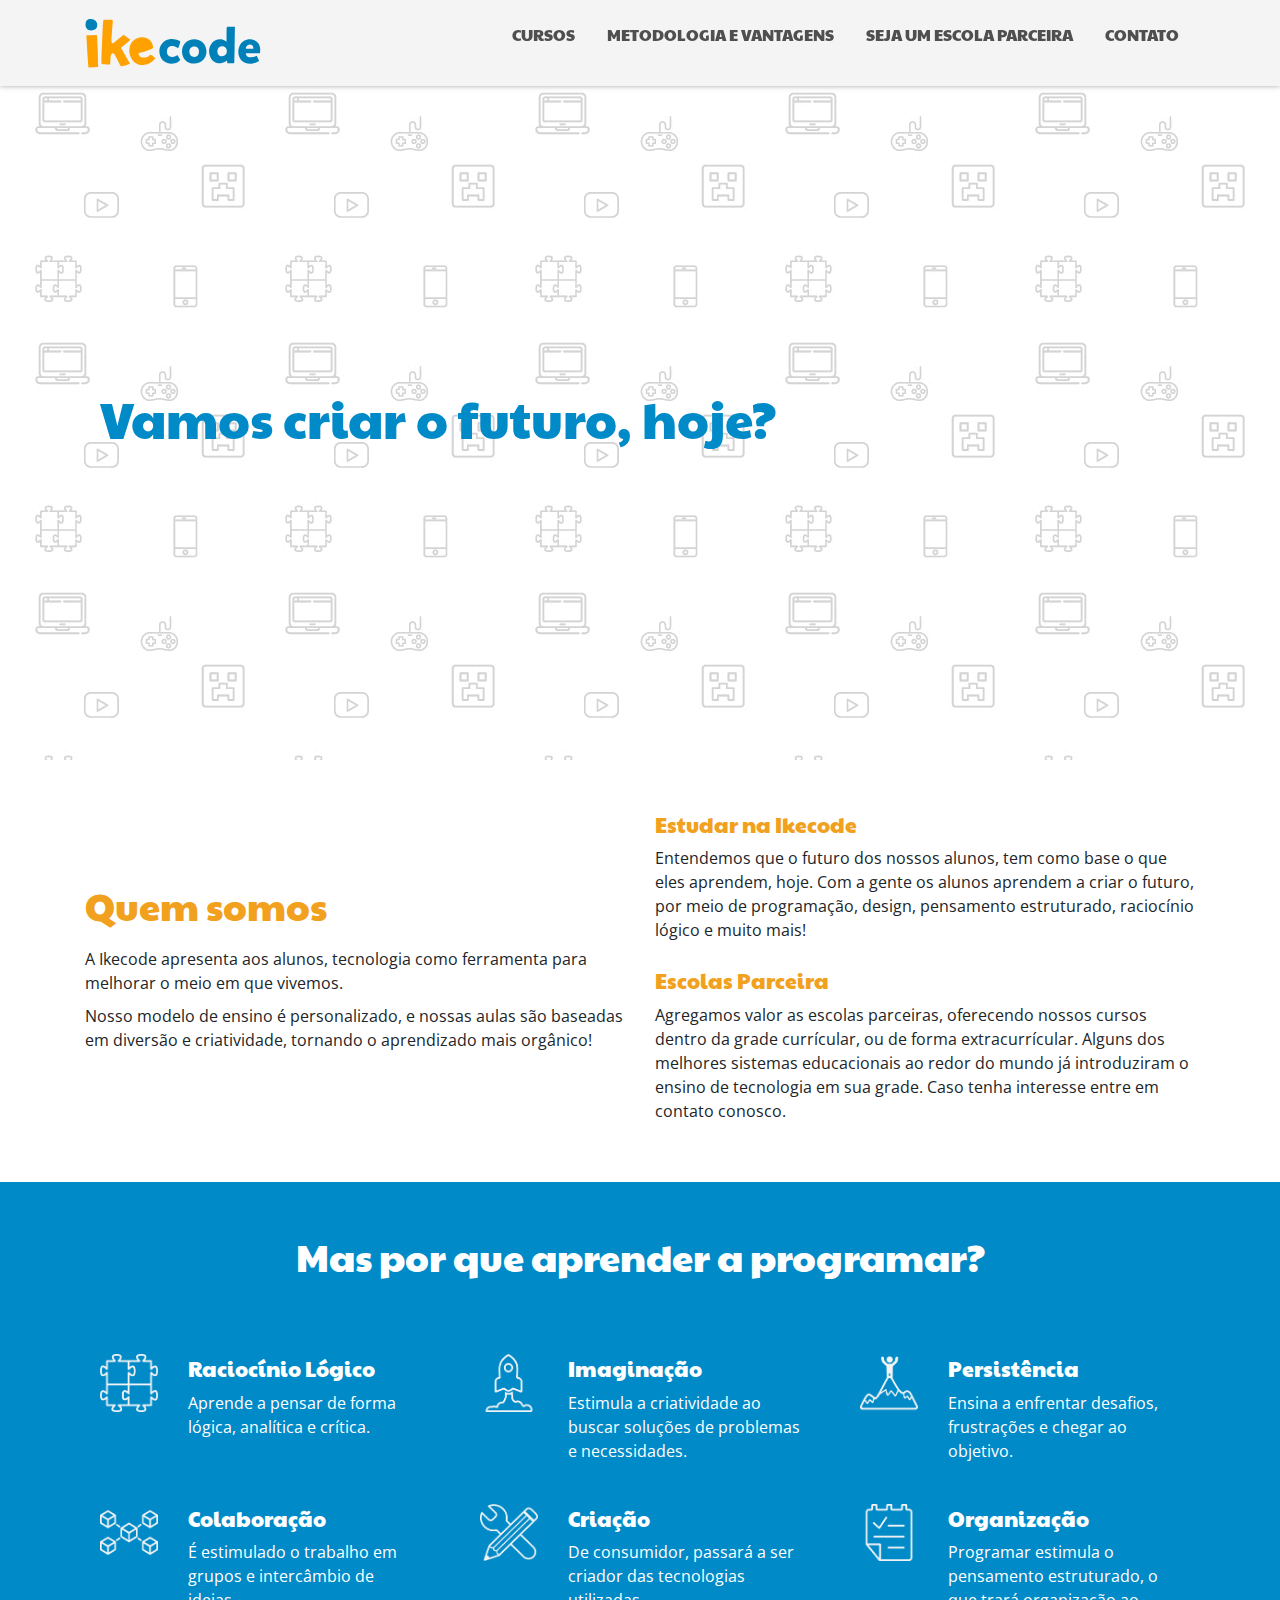
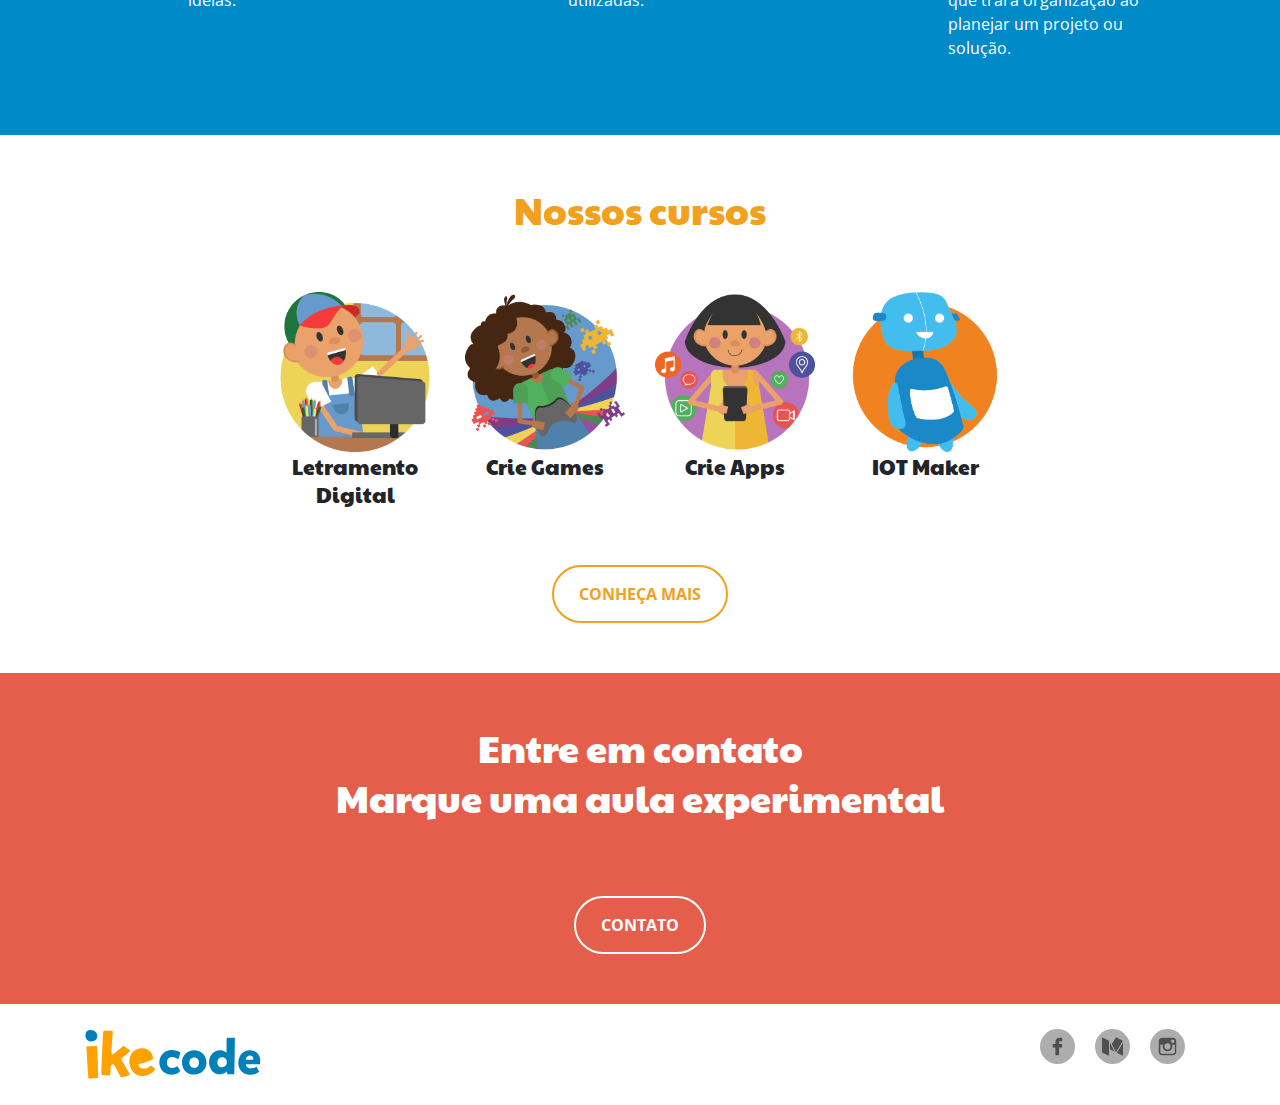
<file: index.html>
<!DOCTYPE html>
<html lang="pt-br">
<head>
   <!-- Meta Tags -->
   <meta charset="utf-8">
   <meta name="viewport" content="width=device-width, initial-scale=1, shrink-to-fit=no">
   <meta name="description" content="Escola de Programação">
   <meta name="author" content="Ikecode">

   <!-- Favicons -->
   <link rel="icon" href="img/favicon-16.png" sizes="16x16">
   <link rel="icon" href="img/favicon-32.png" sizes="32x32">
   <link rel="icon" href="img/favicon-48.png" sizes="48x48">
   <link rel="icon" href="img/favicon-64.png" sizes="64x64">
   <link rel="icon" href="img/favicon-128.png" sizes="128x128">

   <!-- Font Awesome -->
   <link rel="stylesheet" href="css/font-awesome.min.css">

   <!-- Fonts -->
   <link href="https://fonts.googleapis.com/css?family=Paytone+One" rel="stylesheet">
   <link href="https://fonts.googleapis.com/css?family=Open+Sans:300,300i,400,400i,600,600i,700,700i,800,800i" rel="stylesheet">

   <!-- jQuery 3.2.1 -->
   <script type="text/javascript" src="js/jquery-3.2.1.js"></script>

   <!-- Bootstrap Grid CSS & Style CSS -->
   <link rel="stylesheet" href="css/bootstrap.min.css">
   <link rel="stylesheet" href="css/bootstrap-grid.css"> 
   <link href="css/style.css" rel="stylesheet">
</head>

<body>

   <!-- NAVIGATION -->
   <header class="container-fluid background-gray">
      <div class="container">
         <nav class="row">
            <div class="col-sm-12 col-md-3">
               <a href="index.html" class="logo">
                  <img class="logo-ikecode" src="img/logo.svg" alt="Logo da Ikecode">
               </a>
            </div>

            <div class="col-md-9">
               <ul class="push-nav">
                  <li class="nav-item"><a class="nav-link" href="cursos.html">Cursos</a></li>
                  <li class="nav-item"><a class="nav-link" href="vantagens.html">Metodologia e Vantagens</a></li>
                  <li class="nav-item"><a class="nav-link" href="escolas.html">Seja um escola parceira</a></li>
                  <li class="nav-item"><a class="nav-link" href="contato.html">Contato</a></li>
               </ul>
            </div>
         </nav>
      </div>
   </header>
 <!-- <nav class="navbar navbar-expand-lg navbar-light ">
	<div class="col-sm-12 col-md-4">
               <a href="index.html" class="logo">
                  <img class="logo-ikecode" src="img/logo.svg" alt="Logo da Ikecode">
               </a>
    </div>

  <button class="navbar-toggler" type="button" data-toggle="collapse" data-target="#navbarNav" aria-controls="navbarNav" aria-expanded="false" aria-label="Toggle navigation">
    <span class="navbar-toggler-icon"></span>
  </button>
  <div class="col-md-9">
               <ul class="navbar-nav">
      <li class="nav-item">
        <a class="nav-link" href="#">Home </a>
      </li>
      <li class="nav-item">
         <li class="nav-item"><a class="active" href="vantagens.html">Metodologia e Vantagens</a></li>
      </li>
      <li class="nav-item">
        <a class="nav-link" href="#">Pricing</a>
      </li>
      <li class="nav-item">
        <a class="nav-link" href="#">Disabled</a>
      </li>
    </ul>
  </div>
</nav> -->
  <!--  <nav class="navbar navbar-expand-lg navbar-dark bg-dark fixed-top">
      <div class="container">
        <a class="navbar-brand" href="#">
          <img src="img/logo.svg" width="auto" height="30" alt="">
        </a>
        <button class="navbar-toggler" type="button" data-toggle="collapse" data-target="#navbarResponsive" aria-controls="navbarResponsive" aria-expanded="false" aria-label="Toggle navigation">Menu</button>
        <div class="collapse navbar-collapse" id="navbarResponsive">
          <ul class="navbar-nav ml-auto">
            <li class="nav-item active">
              <a class="nav-link" href="#">Home
                <span class="sr-only">(current)</span>
              </a>
            </li>
            <li class="nav-item">
              <a class="nav-link" href="cursos.html">Cursos</a>
            </li>
            <li class="nav-item">
              <a class="nav-link" href="vantagens.html">Vantagens</a>
            </li>
            <li class="nav-item">
              <a class="nav-link" href="#">Blog</a>
            </li>
            <li class="nav-item">
              <a class="nav-link" href="contato.html">Contato</a>
            </li>
          </ul>
        </div>
      </div>
    </nav>
-->

   <!-- PAGE CONTENT -->
   <!-- FIRST HOME SECTION -->
   <section class="container-fluid nav-space first-home-section">
      <div class="container">
            <div class="col-sm-12">
               <h1 class="text-blue align-self-center">Vamos criar o futuro, hoje?</h1>
            </div>
      </div>
   </section>

   <!-- SECOND HOME SECTION -->
   <section class="container-fluid second-home-section">
      <div class="container">
         <div class="row align-vertically">
            <div class="col-sm-12 col-md-4 col-lg-4 col-xl-6 ">
               <h2 class="text-orange h3-margin">Quem somos</h2>
			   <p>A Ikecode apresenta aos alunos, tecnologia como ferramenta para melhorar o meio em que vivemos.</p>
			   <p>Nosso modelo de ensino é personalizado, e nossas aulas são baseadas em diversão e criatividade, tornando o aprendizado mais orgânico!</p>
            </div>
            <div class="col-sm-12 col-md-8 col-lg-8 col-xl-6">
				<h4 class="text-orange margin-top: 20px">Estudar na Ikecode</h4>
						Entendemos que o futuro dos nossos alunos, tem como base o que eles aprendem, hoje.					
						Com a gente os alunos aprendem a criar o futuro, por meio de programação, design, pensamento estruturado, raciocínio lógico e muito mais! 
				<br />  
				<br />        
               <h4 class="text-orange">Escolas Parceira</h4>
               <p>Agregamos valor as escolas parceiras, oferecendo nossos cursos dentro da grade currícular, ou de forma 
					extracurrícular. Alguns dos melhores sistemas educacionais ao redor do mundo já introduziram o ensino de 
					tecnologia em sua grade. Caso tenha interesse entre em contato conosco.</p>              
            </div>
         </div>
      </div>
   </section>

   <!-- THIRD HOME SECTION -->
   <section class="container-fluid background-blue text-white">
      <div class="container">
         <div class="row center-elements">
            <h2 class="h2-margin">Mas por que aprender a programar?</h2>
         </div>
         <div class="row home-icons-image">

            <div class="col-12 col-sm-12 col-md-6 col-lg-6 col-xl-4">
               <div class="row home-icons-center home-icons-text home-icons-margin">
                  <div class="col-12 col-sm-2 col-md-3 col-lg-2 col-xl-3">
                     <img src="img/pictogram-1.png" alt="">
                  </div>
                  <div class="col-9 col-sm">
                     <h4>Raciocínio Lógico</h4>
                     <p>Aprende a pensar de forma lógica, analítica e crítica.</p>
                  </div>
               </div>
            </div>

            <div class="col-12 col-sm-12 col-md-6 col-lg-6 col-xl-4">
               <div class="row home-icons-center home-icons-text home-icons-margin">
                  <div class="col-12 col-sm-2 col-md-3 col-lg-2 col-xl-3">
                     <img src="img/pictogram-2.png" alt="">
                  </div>
                  <div class="col-9 col-sm">
                     <h4>Imaginação</h4>
                     <p>Estimula a criatividade ao buscar soluções de problemas e necessidades.</p>
                  </div>
               </div>
            </div>

            <div class="col-12 col-sm-12 col-md-6 col-lg-6 col-xl-4">
               <div class="row home-icons-center home-icons-text home-icons-margin">
                  <div class="col-12 col-sm-2 col-md-3 col-lg-2 col-xl-3">
                     <img src="img/pictogram-3.png" alt="">
                  </div>
                  <div class="col-9 col-sm">
                     <h4>Persistência</h4>
                     <p>Ensina a enfrentar desafios, frustrações e chegar ao objetivo.</p>
                  </div>
               </div>
            </div>

            <div class="col-12 col-sm-12 col-md-6 col-lg-6 col-xl-4">
               <div class="row home-icons-center home-icons-text home-icons-margin">
                  <div class="col-12 col-sm-2 col-md-3 col-lg-2 col-xl-3">
                     <img src="img/pictogram-4.png" alt="">
                  </div>
                  <div class="col-9 col-sm">
                     <h4>Colaboração</h4>
                     <p>É estimulado o trabalho em grupos e intercâmbio de ideias.</p>
                  </div>
               </div>
            </div>

            <div class="col-12 col-sm-12 col-md-6 col-lg-6 col-xl-4">
               <div class="row home-icons-center home-icons-text home-icons-margin">
                  <div class="col-12 col-sm-2 col-md-3 col-lg-2 col-xl-3">
                     <img src="img/pictogram-5.png" alt="">
                  </div>
                  <div class="col-9 col-sm">
                     <h4>Criação</h4>
                     <p>De consumidor, passará a ser criador das tecnologias utilizadas.</p>
                  </div>
               </div>
            </div>

            <div class="col-12 col-sm-12 col-md-6 col-lg-6 col-xl-4">
               <div class="row home-icons-center home-icons-text home-icons-margin">
                  <div class="col-12 col-sm-2 col-md-3 col-lg-2 col-xl-3">
                     <img src="img/pictogram-6.png" alt="">
                  </div>
                  <div class="col-9 col-sm">
                     <h4>Organização</h4>
                     <p>Programar estimula o pensamento estruturado, o que trará organização ao planejar um projeto ou solução.</p>
                  </div>
               </div>
            </div>

         </div>

      </div>
   </div>
</section>

<!-- FOURTH HOME SECTION -->
<section class="container-fluid">
   <div class="container">
      <div class="row center-elements">
         <h2 class="text-orange h2-margin">Nossos cursos</h2>
      </div>
      <div class="row center-elements home-courses-image">
         <div class="col-sm-6 col-md-4 col-lg-2 courses-margin">
            <img src="img/ikekids.png" alt="">
            <h4>Letramento Digital</h4>
         </div>
         <div class="col-sm-6 col-md-4 col-lg-2 courses-margin">
            <img src="img/games.png" alt="">
            <h4>Crie Games</h4>
         </div>        
         <div class="col-sm-6 col-md-4 col-lg-2 courses-margin">
            <img src="img/app.png" alt="">
            <h4>Crie Apps</h4>
         </div>
		 <div class="col-sm-6 col-md-4 col-lg-2 courses-margin">
            <img src="img/iotmaker.png" alt="">
            <h4>IOT Maker</h4>
         </div>
      </div>
      <div class="row center-elements">
         <a class="button button-color-course button-margin" href="cursos.html">Conheça mais</a>
      </div>
   </div>
</section>

<!-- FIFTH HOME SECTION -->
<section class="container-fluid background-red text-white">
   <div class="container">
      <div class="row center-elements">
         <h2 class="h2-margin">Entre em contato </br> Marque uma aula experimental</h2>
      </div>
      <div class="row center-elements">
         <a class="button button-color-blog button-margin" href="contato.html" target="_blank">Contato</a>
      </div>
   </div>
</section>


<!-- FOOTER -->
<footer class="container-fluid">
   <div class="container">
      <div class="row logo-and-media">
         <div class="col-12 col-sm-4">
            <a href="index.html" class="logo">
               <img class="logo-ikecode" src="img/logo.svg" alt="Logo da Ikecode">
            </a>
         </div>
         <div class="col-12 col-sm">
            <ul class="push-footer">
               <li><a href="https://www.facebook.com/Ikecode.ensino.de.tecnologia/" target="_blank"><img src="img/facebook-icon.svg" alt="Facebook"></a></li>
               <li><a href="https://medium.com/ikecode" target="_blank"><img src="img/medium-icon.svg" alt="Blog"></a></li>
               <li><a href="https://www.instagram.com/ikecode/" target="_blank"><img src="img/instagram-icon.svg" alt="Instagram"></a></li>
            </ul>
         </div>
      </div>
   </div>
</footer>


<!-- JavaScript -->
<!-- jQuery > Popper.js > Bootstrap JS -->
<script src="js/bootstrap.js"></script>
<script src="js/popper.min.js"></script>
<script src="js/bootstrap.min.js"></script>
</body>
</html>
</file>
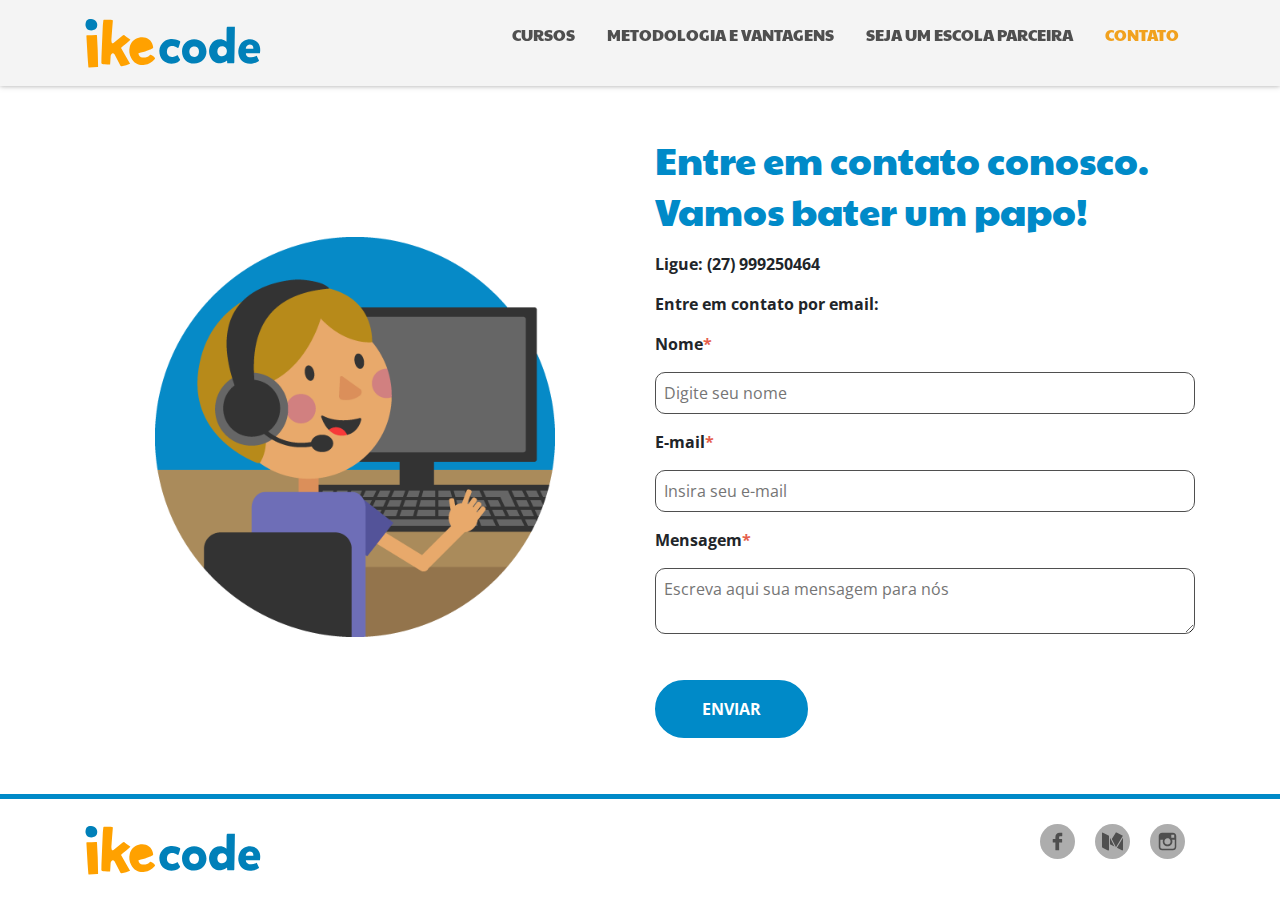
<file: contato.html>
<!DOCTYPE html>
<html lang="pt-br">
<head>
   <!-- Meta Tags -->
   <meta charset="utf-8">
   <meta name="viewport" content="width=device-width, initial-scale=1, shrink-to-fit=no">
   <meta name="description" content="Escola de Programação">
   <meta name="author" content="Ikecode">

   <!-- Favicons -->
   <link rel="icon" href="img/favicon-16.png" sizes="16x16">
   <link rel="icon" href="img/favicon-32.png" sizes="32x32">
   <link rel="icon" href="img/favicon-48.png" sizes="48x48">
   <link rel="icon" href="img/favicon-64.png" sizes="64x64">
   <link rel="icon" href="img/favicon-128.png" sizes="128x128">

   <!-- Font Awesome -->
   <link rel="stylesheet" href="css/font-awesome.min.css">

   <!-- Fonts -->
   <link href="https://fonts.googleapis.com/css?family=Paytone+One" rel="stylesheet">
   <link href="https://fonts.googleapis.com/css?family=Open+Sans:300,300i,400,400i,600,600i,700,700i,800,800i" rel="stylesheet">

   <!-- Bootstrap Grid CSS & Style CSS -->
  <link rel="stylesheet" href="css/bootstrap.min.css">
   <link rel="stylesheet" href="css/bootstrap-grid.css">
   <link href="css/style.css" rel="stylesheet">
</head>

<body id="sticky-body">

   <!-- NAVIGATION -->
   <header class="container-fluid background-gray">
      <div class="container">
         <nav class="row">
            <div class="col-sm-12 col-md-3">
               <a href="index.html" class="logo">
                  <img class="logo-ikecode" src="img/logo.svg" alt="Logo da Ikecode">
               </a>
            </div>
            <div class="col-sm-9">
               <ul class="push-nav">
                  <li class="nav-item"><a class="nav-link" href="cursos.html">Cursos</a></li>
                  <li class="nav-item"><a class="nav-link" href="vantagens.html">Metodologia e Vantagens</a></li>
                  <li class="nav-item"><a class="nav-link" href="escolas.html">Seja um escola parceira</a></li>
                  <li class="nav-item"><a class="nav-link active" href="contato.html">Contato</a></li>
               </ul>
            </div>
         </nav>
      </div>
   </header>

   <!-- PAGE CONTENT -->
   <!-- FORM SECTION -->
   <section class="container-fluid nav-space sticky-footer">
      <div class="container">
         <div class="row contact-image align-vertically">
            <div class="col-sm-12 col-md-12 col-lg-4 col-xl-6 center-elements">
               <img src="img/contato.png" alt="Personagem de atendimento">
            </div>
            <div class="col-sm-12 col-md-12 col-lg-8 col-xl-6">
               <h2 class="text-blue contact-text-center">Entre em contato conosco.<br>Vamos bater um papo!</h2>
               
               <form method="POST" action="https://formspree.io/flaviocamellosi@gmail.com">
                  <div class="form-group bold">
					 <label>Ligue: (27) 999250464 </label>
					 
					 <label>Entre em contato por email:</label>
                     <label>Nome<span class="text-red">*</span></label>
                     <input required type="text" name="name" placeholder="Digite seu nome">
                     <label>E-mail<span class="text-red">*</span></label>
                     <input required type="email" name="email" placeholder="Insira seu e-mail">
                     <label>Mensagem<span class="text-red">*</span></label>
                     <textarea required type="text" name="message" placeholder="Escreva aqui sua mensagem para nós"></textarea>
                  </div>
                  <input type="submit" class="button-contact" value="Enviar">
               </form>
            </div>
         </div>
      </div>
   </section>


   <!-- FOOTER -->
   <footer class="container-fluid footer-top">
      <div class="container">
         <div class="row logo-and-media">
            <div class="col-12 col-sm-4">
               <a href="index.html" class="logo">
                  <img class="logo-ikecode" src="img/logo.svg" alt="Logo da Ikecode">
               </a>
            </div>
            <div class="col-12 col-sm">
               <ul class="push-footer">
                  <li><a href="https://www.facebook.com/Ikecode.ensino.de.tecnologia/" target="_blank"><img src="img/facebook-icon.svg" alt="Facebook"></a></li>
                  <li><a href="https://medium.com/ikecode" target="_blank"><img src="img/medium-icon.svg" alt="Blog"></a></li>
                  <li><a href="https://www.instagram.com/ikecode/" target="_blank"><img src="img/instagram-icon.svg" alt="Instagram"></a></li>
               </ul>
            </div>
         </div>
      </div>
   </footer>


   <!-- JavaScript -->
   <!-- jQuery > Popper.js > Bootstrap JS -->
   <script src="https://code.jquery.com/jquery-3.2.1.slim.min.js" integrity="sha384-KJ3o2DKtIkvYIK3UENzmM7KCkRr/rE9/Qpg6aAZGJwFDMVNA/GpGFF93hXpG5KkN" crossorigin="anonymous"></script>
   <script src="https://cdnjs.cloudflare.com/ajax/libs/popper.js/1.11.0/umd/popper.min.js" integrity="sha384-b/U6ypiBEHpOf/4+1nzFpr53nxSS+GLCkfwBdFNTxtclqqenISfwAzpKaMNFNmj4" crossorigin="anonymous"></script>
   <script src="js/bootstrap.js"></script>
</body>
</html>
</file>
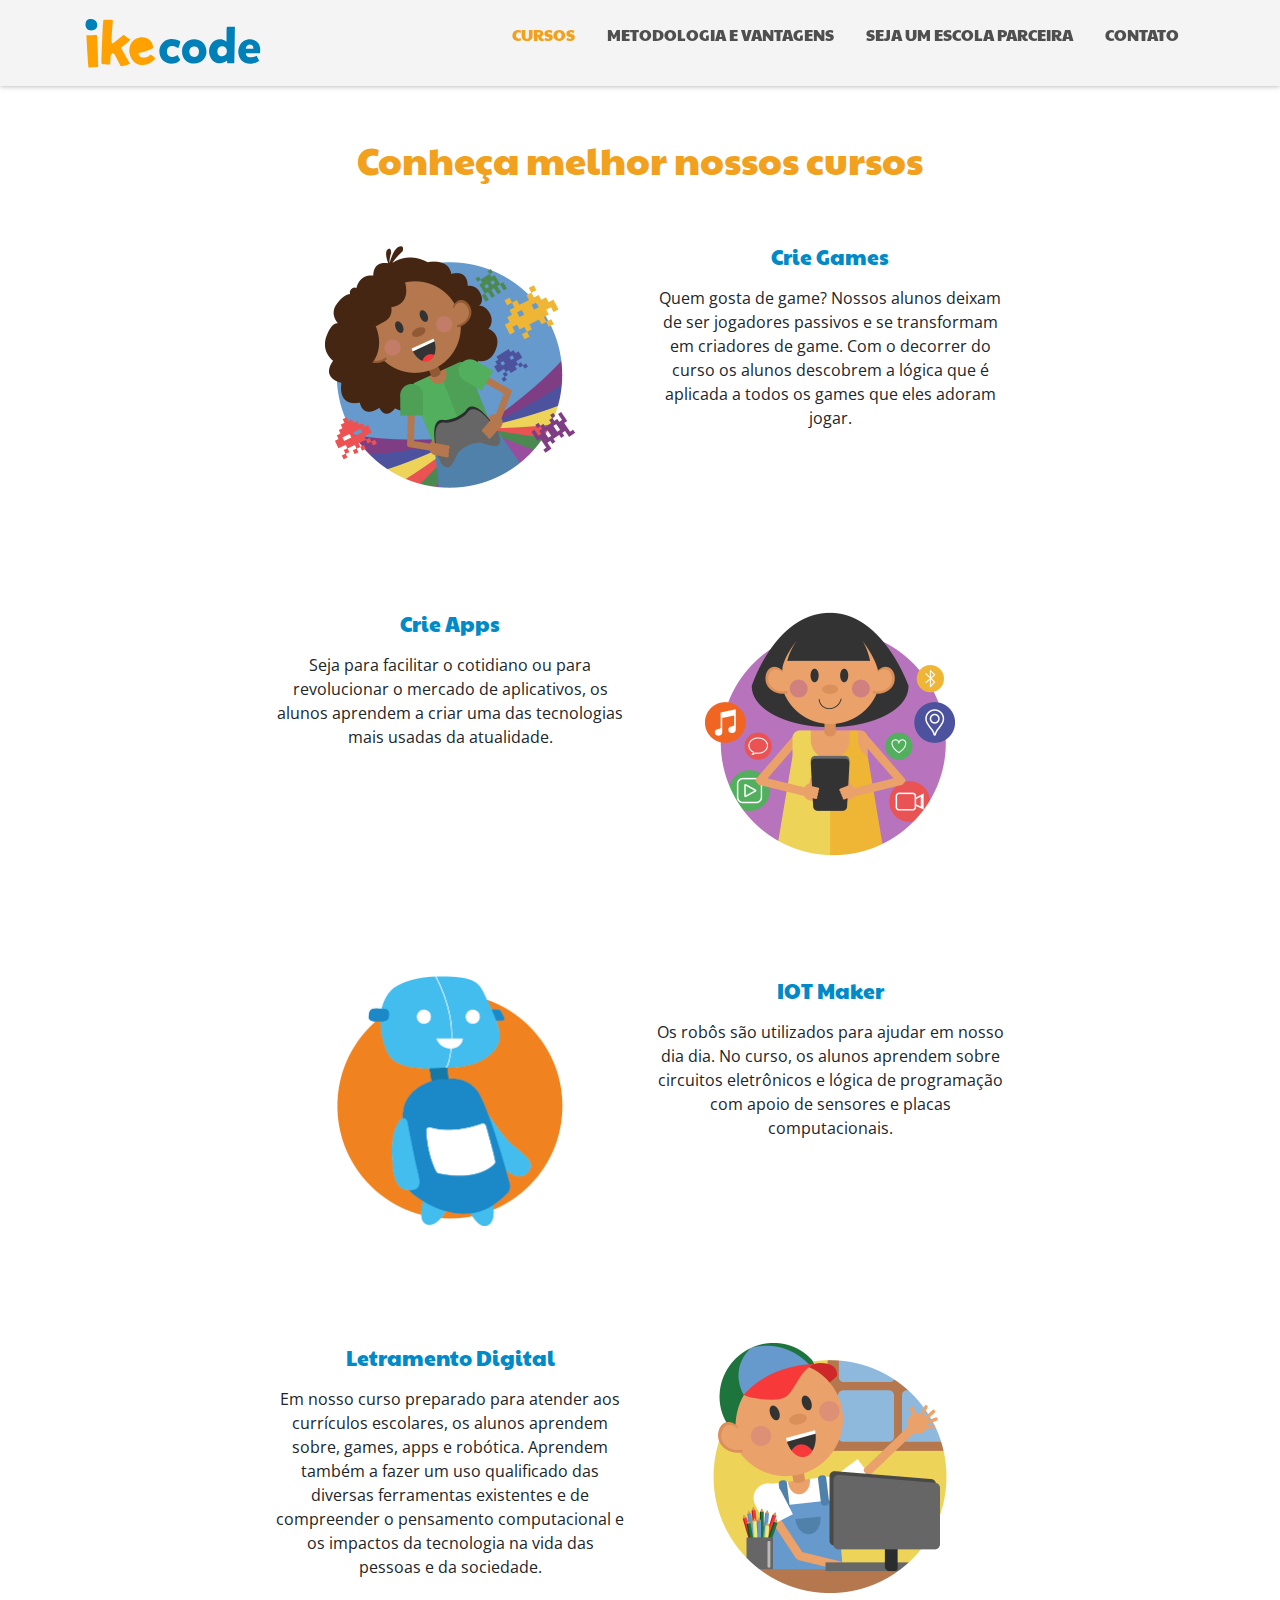
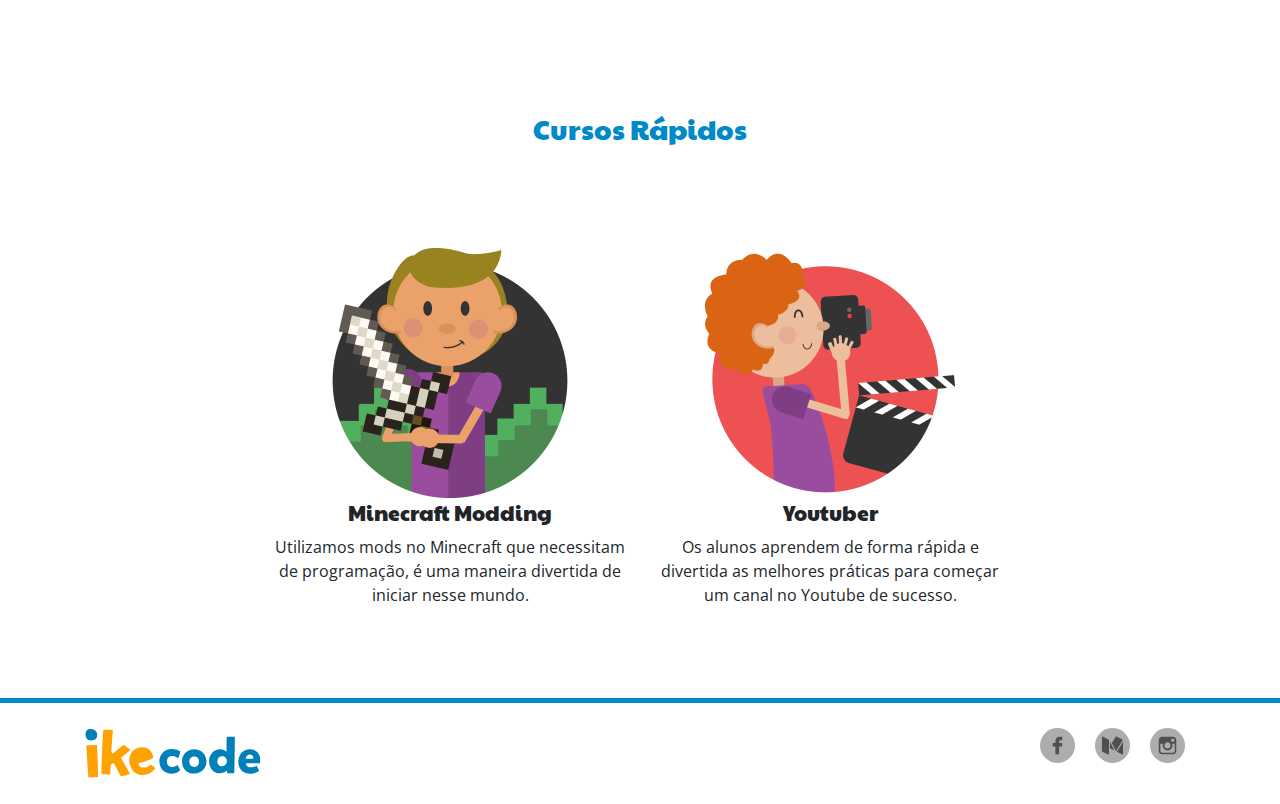
<file: cursos.html>
<!DOCTYPE html>
<html lang="pt-br">
<head>
   <!-- Meta Tags -->
   <meta charset="utf-8">
   <meta name="viewport" content="width=device-width, initial-scale=1, shrink-to-fit=no">
   <meta name="description" content="Escola de Programação">
   <meta name="author" content="Ikecode">

   <!-- Favicons -->
   <link rel="icon" href="img/favicon-16.png" sizes="16x16">
   <link rel="icon" href="img/favicon-32.png" sizes="32x32">
   <link rel="icon" href="img/favicon-48.png" sizes="48x48">
   <link rel="icon" href="img/favicon-64.png" sizes="64x64">
   <link rel="icon" href="img/favicon-128.png" sizes="128x128">

   <!-- Font Awesome -->
   <link rel="stylesheet" href="css/font-awesome.min.css">

   <!-- Fonts -->
   <link href="https://fonts.googleapis.com/css?family=Paytone+One" rel="stylesheet">
   <link href="https://fonts.googleapis.com/css?family=Open+Sans:300,300i,400,400i,600,600i,700,700i,800,800i" rel="stylesheet">

   <!-- Bootstrap Grid CSS & Style CSS -->
  <link rel="stylesheet" href="css/bootstrap.min.css">
   <link rel="stylesheet" href="css/bootstrap-grid.css">
   <link href="css/style.css" rel="stylesheet">
</head>

<body>

   <!-- NAVIGATION -->
   <header class="container-fluid background-gray">
      <div class="container">
         <nav class="row">
            <div class="col-sm-12 col-md-3">
               <a href="index.html" class="logo">
                  <img class="logo-ikecode" src="img/logo.svg" alt="Logo da Ikecode">
               </a>
            </div>
            <div class="col-sm-9">
               <ul class="push-nav">
                  <li class="nav-item"><a class="nav-link active" href="cursos.html">Cursos</a></li>
                  <li class="nav-item"><a class="nav-link" href="vantagens.html">Metodologia e Vantagens</a></li>
                  <li class="nav-item"><a class="nav-link" href="escolas.html">Seja um escola parceira</a></li>
                  <li class="nav-item"><a class="nav-link" href="contato.html">Contato</a></li>
               </ul>
            </div>
         </nav>
      </div>
   </header>

   <!-- PAGE CONTENT -->
   <!-- FIRST COURSES SECTION -->
   <section class="container-fluid nav-space">
      <div class="container courses-image-width">
         <div class="row center-elements">
            <h2 class="text-orange h2-margin">Conheça melhor nossos cursos</h2>
         </div>         
         <div class="row center-elements">
            <div class="col-10 col-sm-6 col-md-4 col-lg-4 courses-margin">
               <img src="img/games.png" alt="">
            </div>
            <div class="col-10 col-sm-6 col-md-4 col-lg-4 align-center">              
               <h4 class="text-blue h3-margin">Crie Games</h4>
               
               <p>Quem gosta de game? Nossos alunos deixam de ser jogadores passivos e se transformam em criadores de game. Com o decorrer do curso
				os alunos descobrem a lógica que é aplicada a todos os games que eles adoram jogar.</p>
            </div>
         </div>
		 <div class="row center-elements nav-space">
            <div class="col-10 col-sm-6 col-md-4 col-lg-4 align-center">              
               <h4 class="text-blue h3-margin">Crie Apps</h4>
               
               <p>Seja para facilitar o cotidiano ou para revolucionar o mercado de aplicativos, os alunos aprendem a criar uma das tecnologias mais usadas da atualidade. 
				</p>
            </div>
			<div class="col-10 col-sm-6 col-md-4 col-lg-4 courses-margin">
               <img src="img/app.png" alt="">
            </div>
         </div>
		 <div class="row center-elements nav-space">
            <div class="col-10 col-sm-6 col-md-4 col-lg-4 courses-margin">
               <img src="img/iotmaker.png" alt="">
            </div>
            <div class="col-10 col-sm-6 col-md-4 col-lg-4 align-center">              
               <h4 class="text-blue h3-margin">IOT Maker</h4>
               <p>Os robôs são utilizados para ajudar em nosso dia dia. No curso, os alunos aprendem sobre circuitos eletrônicos e lógica de programação com 
					apoio de sensores e placas computacionais.</p>
            </div>
         </div>
		 <div class="row center-elements nav-space">
            <div class="col-10 col-sm-6 col-md-4 col-lg-4 align-center">              
               <h4 class="text-blue h3-margin">Letramento Digital</h4>
               <p>Em nosso curso preparado para atender aos currículos escolares, os alunos aprendem sobre, games, apps e robótica. 
				Aprendem também a fazer um uso qualificado das diversas ferramentas existentes e de compreender o pensamento computacional e os impactos da tecnologia 
				na vida das pessoas e da sociedade.   
					</p>
            </div>
			<div class="col-10 col-sm-6 col-md-4 col-lg-4 courses-margin">
               <img src="img/ikekids.png" alt="">
            </div>
         </div>
         <div class="row center-elements nav-space">
            <h3 class="text-blue h3-margin">Cursos Rápidos</h3>
         </div>
         <div class="row center-elements nav-space">
            <div class="col-10 col-sm-6 col-md-4 col-lg-4 courses-margin">
               <img src="img/minecraft.png" alt="">
               <h4>Minecraft Modding</h4>              
               <p>Utilizamos mods no Minecraft que necessitam de programação, é uma maneira divertida de iniciar nesse mundo.</p>
            </div>
            
            <div class="col-10 col-sm-6 col-md-4 col-lg-4 courses-margin">
               <img src="img/youtuber.png" alt="">
               <h4>Youtuber</h4>
               
               <p>Os alunos aprendem de forma rápida e divertida as melhores práticas para começar um canal no Youtube de sucesso.</p>
            </div>
         </div>
      </div>
   </section>


   <!-- FOOTER -->
   <footer class="container-fluid footer-top">
      <div class="container">
         <div class="row logo-and-media">
            <div class="col-12 col-sm-4">
               <a href="index.html" class="logo">
                  <img class="logo-ikecode" src="img/logo.svg" alt="Logo da Ikecode">
               </a>
            </div>
            <div class="col-12 col-sm">
               <ul class="push-footer">
                  <li><a href="https://www.facebook.com/Ikecode.ensino.de.tecnologia/" target="_blank"><img src="img/facebook-icon.svg" alt="Facebook"></a></li>
                  <li><a href="https://medium.com/ikecode" target="_blank"><img src="img/medium-icon.svg" alt="Blog"></a></li>
                  <li><a href="https://www.instagram.com/ikecode/" target="_blank"><img src="img/instagram-icon.svg" alt="Instagram"></a></li>
               </ul>
            </div>
         </div>
      </div>
   </footer>


   <!-- JavaScript -->
   <!-- jQuery > Popper.js > Bootstrap JS -->
   <script src="https://code.jquery.com/jquery-3.2.1.slim.min.js" integrity="sha384-KJ3o2DKtIkvYIK3UENzmM7KCkRr/rE9/Qpg6aAZGJwFDMVNA/GpGFF93hXpG5KkN" crossorigin="anonymous"></script>
   <script src="https://cdnjs.cloudflare.com/ajax/libs/popper.js/1.11.0/umd/popper.min.js" integrity="sha384-b/U6ypiBEHpOf/4+1nzFpr53nxSS+GLCkfwBdFNTxtclqqenISfwAzpKaMNFNmj4" crossorigin="anonymous"></script>
   <script src="js/bootstrap.js"></script>
</body>
</html>
</file>
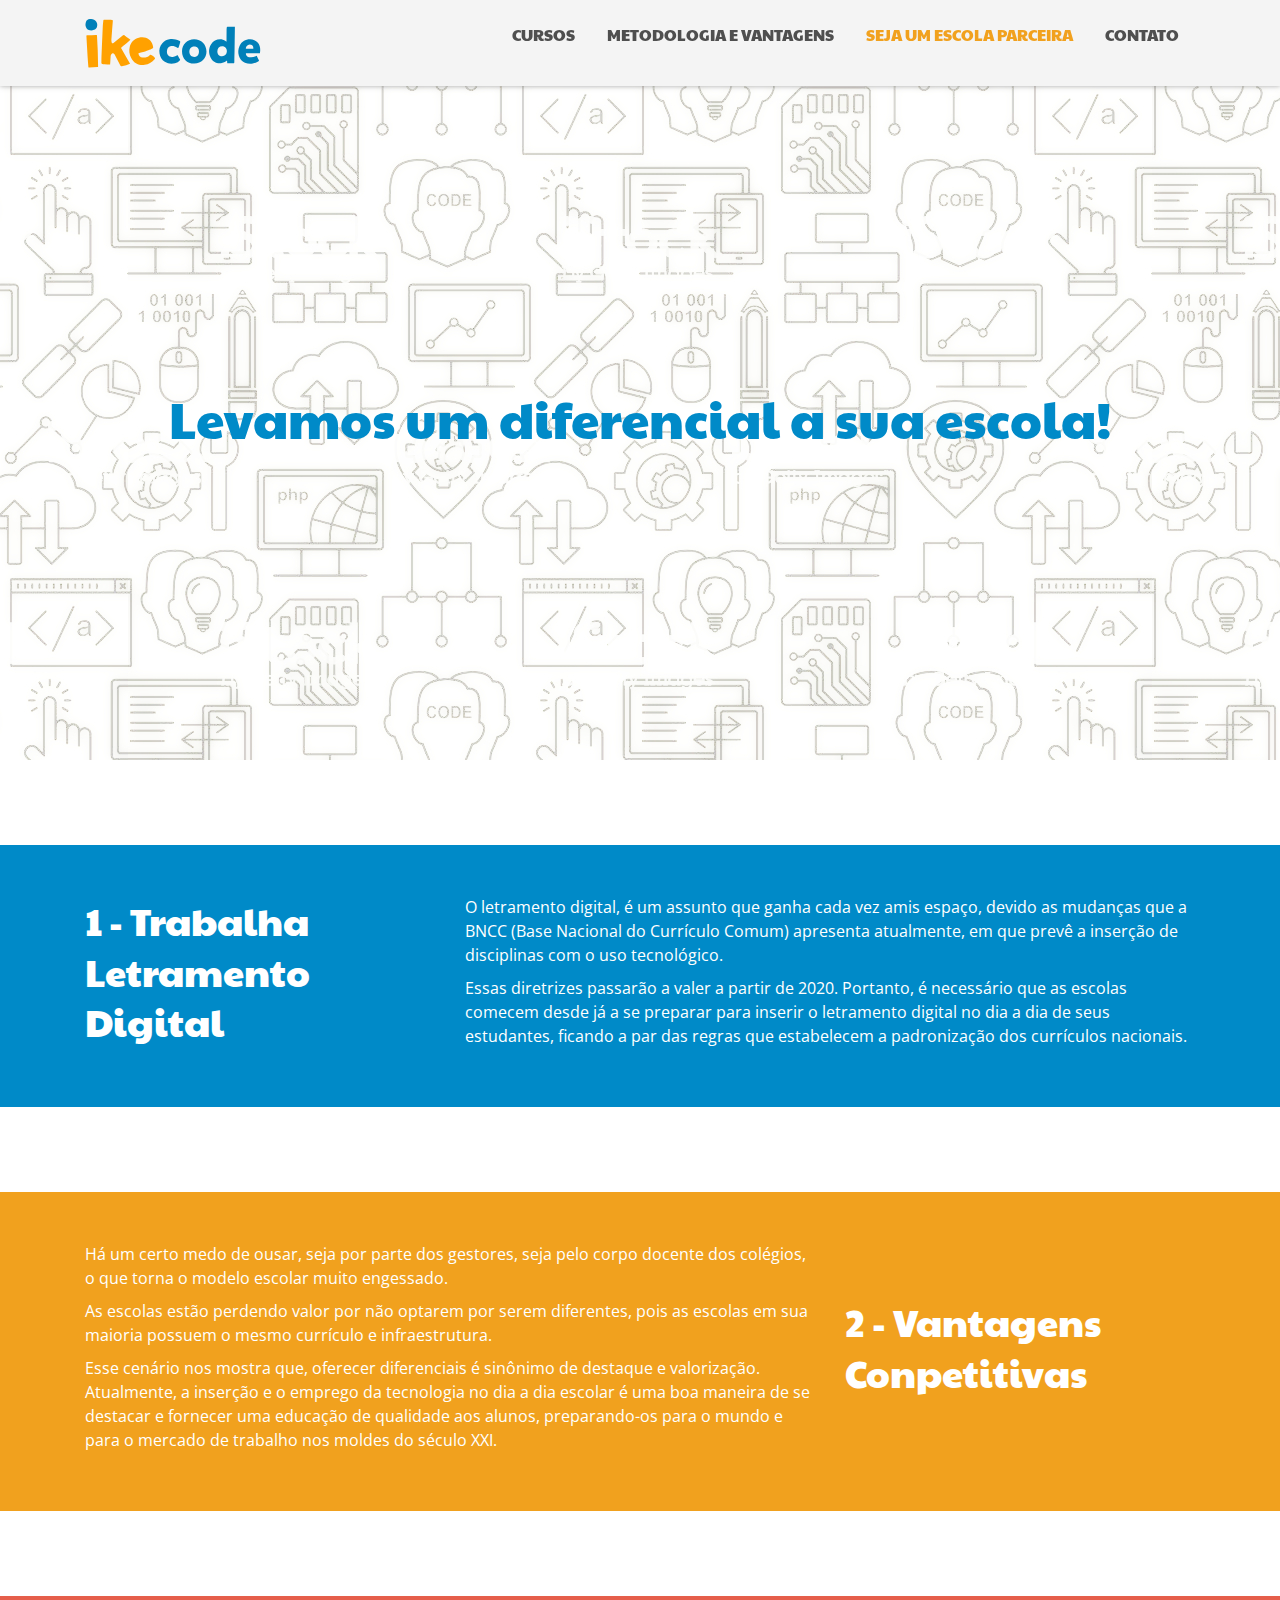
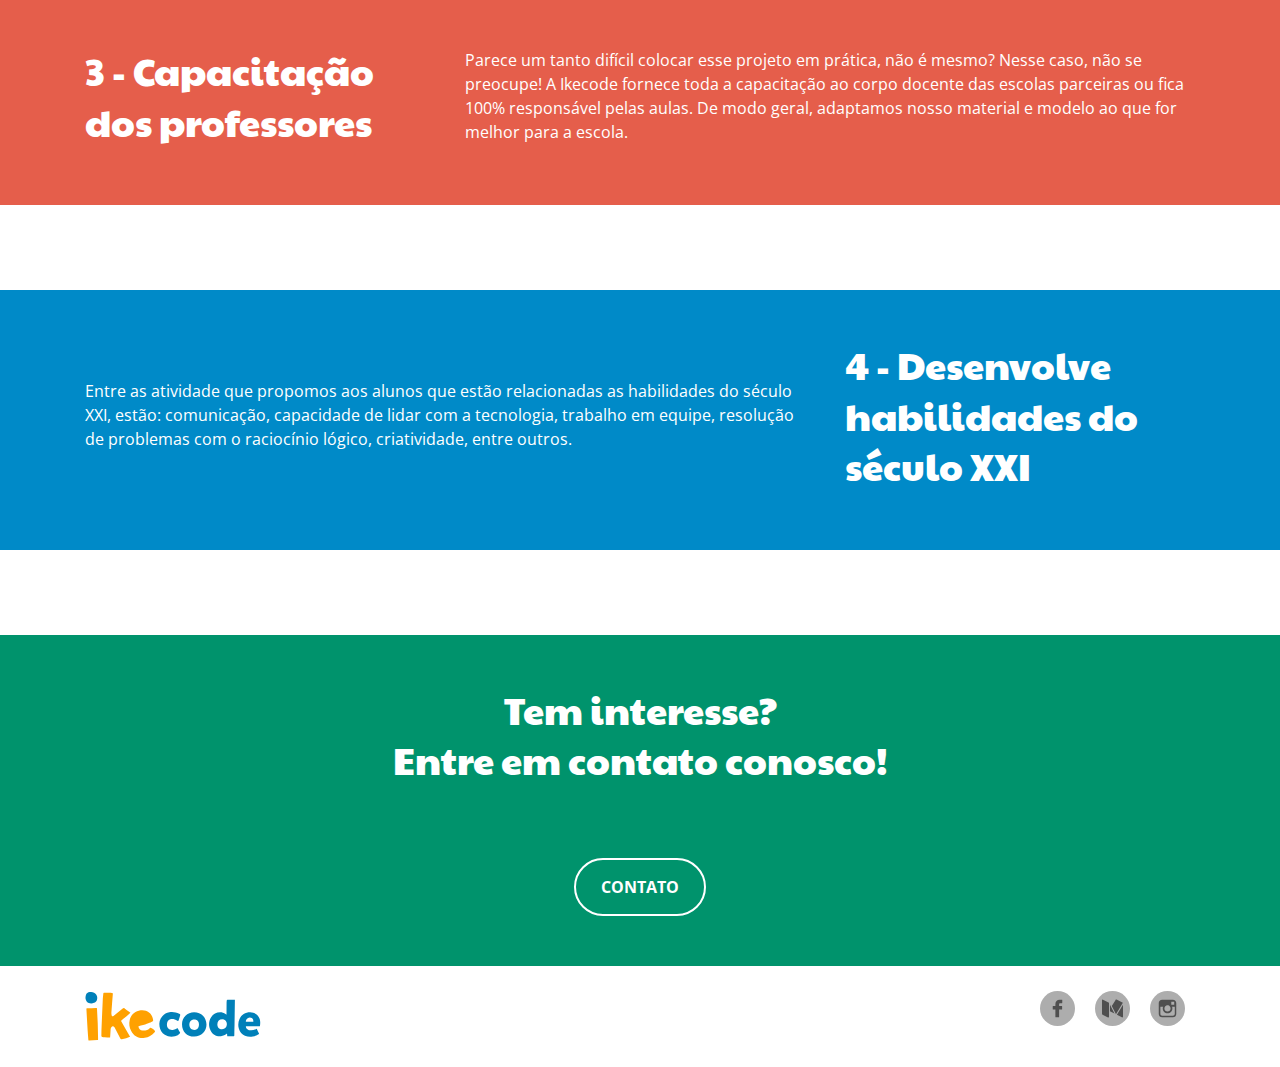
<file: escolas.html>
<!DOCTYPE html>
<html lang="pt-br">
<head>
   <!-- Meta Tags -->
   <meta charset="utf-8">
   <meta name="viewport" content="width=device-width, initial-scale=1, shrink-to-fit=no">
   <meta name="description" content="Escola de Programação">
   <meta name="author" content="Ikecode">

   <!-- Favicons -->
   <link rel="icon" href="img/favicon-16.png" sizes="16x16">
   <link rel="icon" href="img/favicon-32.png" sizes="32x32">
   <link rel="icon" href="img/favicon-48.png" sizes="48x48">
   <link rel="icon" href="img/favicon-64.png" sizes="64x64">
   <link rel="icon" href="img/favicon-128.png" sizes="128x128">

   <!-- Font Awesome -->
   <link rel="stylesheet" href="css/font-awesome.min.css">

   <!-- Fonts -->
   <link href="https://fonts.googleapis.com/css?family=Paytone+One" rel="stylesheet">
   <link href="https://fonts.googleapis.com/css?family=Open+Sans:300,300i,400,400i,600,600i,700,700i,800,800i" rel="stylesheet">

   <!-- Bootstrap Grid CSS & Style CSS -->
  <link rel="stylesheet" href="css/bootstrap.min.css">
   <link rel="stylesheet" href="css/bootstrap-grid.css">
   <link href="css/style.css" rel="stylesheet">
</head>

<body>

   <!-- NAVIGATION -->
   <header class="container-fluid background-gray">
      <div class="container">
         <nav class="row">
            <div class="col-sm-12 col-md-3">
               <a href="index.html" class="logo">
                  <img class="logo-ikecode" src="img/logo.svg" alt="Logo da Ikecode">
               </a>
            </div>
            <div class="col-sm-9">
               <ul class="push-nav">
                  <li class="nav-item"><a class="nav-link" href="cursos.html">Cursos</a></li>
                  <li class="nav-item"><a class="nav-link" href="vantagens.html">Metodologia e Vantagens</a></li>
                  <li class="nav-item"><a class="nav-link active" href="escolas.html">Seja um escola parceira</a></li>
                  <li class="nav-item"><a class="nav-link" href="contato.html">Contato</a></li>
               </ul>
            </div>
         </nav>
      </div>
   </header>

   <!-- PAGE CONTENT -->
   <!-- FIRST ADVANTAGE SECTION -->
<section class="container-fluid nav-space first-escolas-section">
      <div class="container">
         <div class="row align-vertically row center-elements" >
            <div class="col-sm-12 col-md-12 col-lg-12">
               <h1 class="text-blue h1-margin-less advantage-text-center">Levamos um diferencial a sua escola!</h1>
           </div>
         </div>
      </div>
   </section>
 <!-- <h2 class="h2-margin-less advantage-text-center">Por que se tornar parceira da Ikecode? </h2>-->
<section class="container-fluid advantage-image background-blue nav-space text-white">
      <div class="container">
         <div class="row align-vertically">
            <div class="col-sm-12 col-md-4 col-lg-4">
               <h2> 1 - Trabalha Letramento Digital</h2>
            </div>
            <div class="col-sm-12 col-md-8 col-lg-8">             
				<p> O letramento digital, é um assunto que ganha cada vez amis espaço, devido as mudanças que a BNCC (Base Nacional 
					do Currículo Comum) apresenta atualmente, em que prevê a inserção de disciplinas com o uso tecnológico.</p>
				<p>Essas diretrizes passarão a valer a partir de 2020. Portanto, é necessário que as escolas comecem desde já a se preparar para inserir o 
					letramento digital no dia a dia de seus estudantes, ficando a par das regras que estabelecem a padronização dos currículos nacionais.</p>
           </div>
         </div>
      </div>
   </section>
<section class="container-fluid advantage-image background-orange nav-space text-white">
      <div class="container">
         <div class="row align-vertically">
            <div class="col-sm-12 col-md-8 col-lg-8">             
				<p> Há um certo medo de ousar, seja por parte dos gestores, seja 
					pelo corpo docente dos colégios, o que torna o modelo escolar muito engessado.</p>

				<p>	As escolas estão perdendo valor por não optarem por serem diferentes, pois as escolas em sua maioria possuem o mesmo currículo e infraestrutura.</p>

				<p>	Esse cenário nos mostra que, oferecer diferenciais é sinônimo de destaque e valorização. Atualmente, a inserção e o emprego da tecnologia no dia a 
					dia escolar é uma boa maneira de se destacar e fornecer uma educação de qualidade aos alunos, preparando-os para o mundo e para o mercado de 
					trabalho nos moldes do século XXI.</p>
           </div>
			<div class="col-sm-12 col-md-4 col-lg-4">
               <h2> 2 - Vantagens Conpetitivas</h2>
            </div>
         </div>
      </div>
   </section>
<section class="container-fluid advantage-image background-red nav-space text-white">
      <div class="container">
         <div class="row align-vertically">
            <div class="col-sm-12 col-md-4 col-lg-4">
               <h2> 3 - Capacitação dos professores</h2>
            </div>
            <div class="col-sm-12 col-md-8 col-lg-8">             
				<p> Parece um tanto difícil colocar esse projeto em prática, não é mesmo? Nesse caso, não se preocupe! A Ikecode fornece toda a capacitação ao corpo 
					docente das escolas parceiras ou fica 100% responsável pelas aulas. De modo geral, adaptamos nosso material e modelo ao que for melhor para a escola.</p>
           </div>
         </div>
      </div>
   </section>
<section class="container-fluid advantage-image background-blue nav-space text-white">
      <div class="container">
         <div class="row align-vertically">
            <div class="col-sm-12 col-md-8 col-lg-8">             
				<p> Entre as atividade que propomos aos alunos que estão relacionadas as habilidades do século XXI, estão: comunicação, 
				    capacidade de lidar com a tecnologia, trabalho em equipe, resolução de problemas com o raciocínio lógico, criatividade, 
					entre outros.</p>
           </div>
			<div class="col-sm-12 col-md-4 col-lg-4">
               <h2> 4 - Desenvolve habilidades do século XXI</h2>
            </div>
         </div>
      </div>
   </section>

   <!-- SECOND ADVANTAGE SECTION -->
  <!-- FIFTH HOME SECTION -->
<section class="container-fluid background-green text-white nav-space">
   <div class="container">
      <div class="row center-elements">
         <h2 class="h2-margin">Tem interesse? </br> Entre em contato conosco!</h2>
      </div>
      <div class="row center-elements">
         <a class="button button-color-green button-margin" href="contato.html" target="_blank">Contato</a>
      </div>
   </div>
</section>

   <!-- FOOTER -->
   <footer class="container-fluid">
      <div class="container">
         <div class="row logo-and-media">
            <div class="col-12 col-sm-4">
               <a href="index.html" class="logo">
                  <img class="logo-ikecode" src="img/logo.svg" alt="Logo da Ikecode">
               </a>
            </div>
            <div class="col-12 col-sm">
               <ul class="push-footer">
                  <li><a href="https://www.facebook.com/Ikecode.ensino.de.tecnologia/" target="_blank"><img src="img/facebook-icon.svg" alt="Facebook"></a></li>
                  <li><a href="https://medium.com/ikecode" target="_blank"><img src="img/medium-icon.svg" alt="Blog"></a></li>
                  <li><a href="https://www.instagram.com/ikecode/" target="_blank"><img src="img/instagram-icon.svg" alt="Instagram"></a></li>
               </ul>
            </div>
         </div>
      </div>
   </footer>


   <!-- JavaScript -->
   <!-- jQuery > Popper.js > Bootstrap JS -->
   <script src="https://code.jquery.com/jquery-3.2.1.slim.min.js" integrity="sha384-KJ3o2DKtIkvYIK3UENzmM7KCkRr/rE9/Qpg6aAZGJwFDMVNA/GpGFF93hXpG5KkN" crossorigin="anonymous"></script>
   <script src="https://cdnjs.cloudflare.com/ajax/libs/popper.js/1.11.0/umd/popper.min.js" integrity="sha384-b/U6ypiBEHpOf/4+1nzFpr53nxSS+GLCkfwBdFNTxtclqqenISfwAzpKaMNFNmj4" crossorigin="anonymous"></script>
   <script src="js/bootstrap.js"></script>
</body>
</html>
</file>
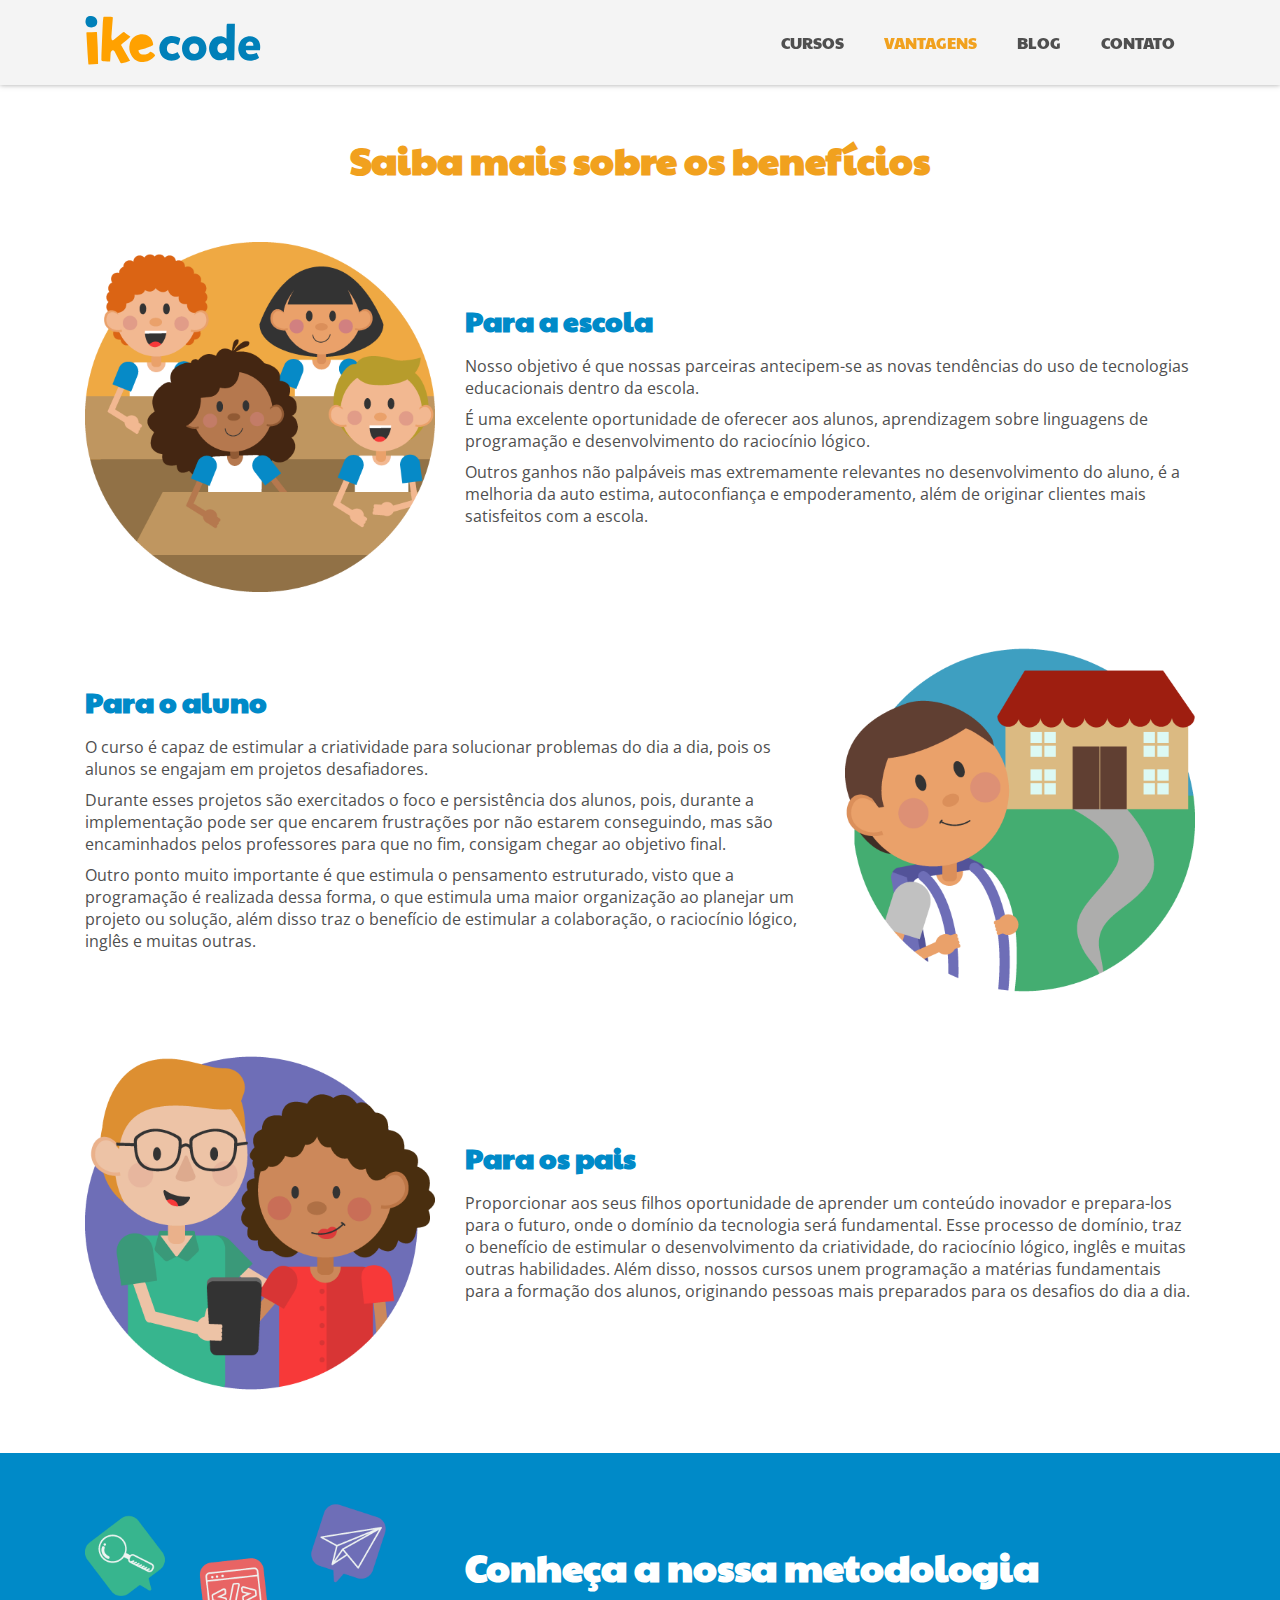
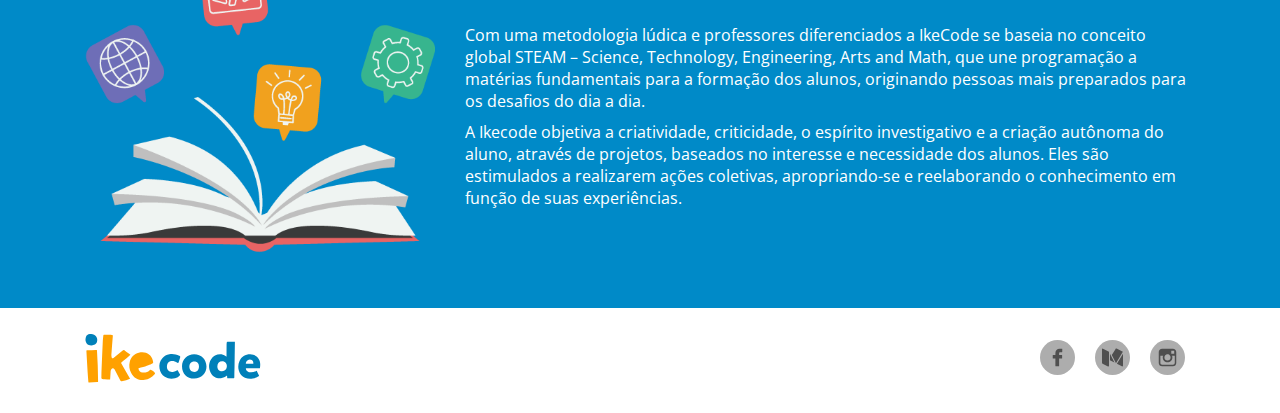
<file: vantagens.html>
<!DOCTYPE html>
<html lang="pt-br">
<head>
   <!-- Meta Tags -->
   <meta charset="utf-8">
   <meta name="viewport" content="width=device-width, initial-scale=1, shrink-to-fit=no">
   <meta name="description" content="Escola de Programação">
   <meta name="author" content="Ikecode">

   <!-- Favicons -->
   <link rel="icon" href="img/favicon-16.png" sizes="16x16">
   <link rel="icon" href="img/favicon-32.png" sizes="32x32">
   <link rel="icon" href="img/favicon-48.png" sizes="48x48">
   <link rel="icon" href="img/favicon-64.png" sizes="64x64">
   <link rel="icon" href="img/favicon-128.png" sizes="128x128">

   <!-- Font Awesome -->
   <link rel="stylesheet" href="css/font-awesome.min.css">

   <!-- Fonts -->
   <link href="https://fonts.googleapis.com/css?family=Paytone+One" rel="stylesheet">
   <link href="https://fonts.googleapis.com/css?family=Open+Sans:300,300i,400,400i,600,600i,700,700i,800,800i" rel="stylesheet">

   <!-- Bootstrap Grid CSS & Style CSS -->
   <link rel="stylesheet" href="css/bootstrap-grid.css">
   <link href="css/style.css" rel="stylesheet">
</head>

<body>

   <!-- NAVIGATION -->
   <header class="container-fluid background-gray">
      <div class="container">
         <nav class="row">
            <div class="col-sm-12 col-md-4">
               <a href="index.html" class="logo">
                  <img class="logo-ikecode" src="img/logo.svg" alt="Logo da Ikecode">
               </a>
            </div>
            <div class="col-sm">
               <ul class="push-nav">
                  <li><a href="cursos.html">Cursos</a></li>
                  <li><a class="active" href="vantagens.html">Vantagens</a></li>
                  <li><a href="https://medium.com/ikecode" target="_blank">Blog</a></li>
                  <li><a href="contato.html">Contato</a></li>
               </ul>
            </div>
         </nav>
      </div>
   </header>

   <!-- PAGE CONTENT -->
   <!-- FIRST ADVANTAGE SECTION -->
   <section class="container-fluid advantage-image advantage-image-margin nav-space">
      <div class="container">
         <div class="row center-elements">
            <h2 class="text-orange h2-margin">Saiba mais sobre os benefícios</h2>
         </div>
         <div class="row align-vertically advantage-group-margin">
            <div class="col-12 col-md-4">
               <img src="img/escola.png" alt="">
            </div>
            <div class="col-12 col-md-8">
               <h3 class="text-blue advantage-text-center h3-margin">Para a escola</h3>
               <p>Nosso objetivo é que nossas parceiras antecipem-se as novas tendências do uso de tecnologias educacionais dentro da  escola.</p>
               <p>É uma excelente oportunidade de oferecer aos alunos, aprendizagem sobre linguagens de programação e desenvolvimento do raciocínio lógico. </p>
               <p>Outros ganhos não palpáveis mas extremamente relevantes no desenvolvimento do aluno, é a melhoria da auto estima, autoconfiança e empoderamento, além de originar clientes mais satisfeitos com a escola.</p>
            </div>
         </div>
         <div class="row align-vertically advantage-group-margin">
            <div class="col-12 col-md-8 order-second">
               <h3 class="text-blue advantage-text-center h3-margin">Para o aluno</h3>
               <p>O curso é capaz de estimular a criatividade para solucionar problemas do dia a dia, pois os alunos se engajam em projetos desafiadores.</p>
               <p>Durante esses projetos são exercitados o foco e  persistência dos alunos, pois, durante a implementação pode ser que encarem frustrações por não estarem conseguindo, mas são encaminhados pelos professores para que no fim, consigam chegar ao objetivo final.</p>
               <p>Outro ponto muito importante é que estimula o pensamento estruturado, visto que a programação é realizada dessa forma, o que estimula uma maior organização ao planejar um projeto ou solução, além disso traz o benefício de estimular a colaboração, o raciocínio lógico, inglês e muitas outras.</p>
            </div>
            <div class="col-12 col-md-4 order-first">
               <img src="img/aluno.png" alt="">
            </div>
         </div>
         <div class="row align-vertically">
            <div class="col-12 col-md-4">
               <img src="img/pais.png" alt="">
            </div>
            <div class="col-12 col-md-8">
               <h3 class="text-blue advantage-text-center h3-margin">Para os pais</h3>
               <p>Proporcionar aos seus filhos oportunidade de aprender um conteúdo inovador e prepara-los para o futuro, onde o domínio da tecnologia será fundamental. Esse processo de domínio, traz o benefício de estimular o desenvolvimento da criatividade, do raciocínio lógico, inglês e muitas outras habilidades. Além disso, nossos cursos unem programação a matérias fundamentais para a formação dos alunos, originando pessoas mais preparados para os desafios do dia a dia.</p>
            </div>
         </div>
      </div>
   </section>

   <!-- SECOND ADVANTAGE SECTION -->
   <section class="container-fluid advantage-image background-blue text-white">
      <div class="container">
         <div class="row align-vertically">
            <div class="col-sm-12 col-md-4 col-lg-4">
               <img src="img/metodologia.png" alt="">
            </div>
            <div class="col-sm-12 col-md-8 col-lg-8">
               <h2 class="h2-margin-less advantage-text-center">Conheça a nossa metodologia</h2>
               <p>Com uma metodologia lúdica e professores diferenciados a IkeCode se baseia no conceito global STEAM – Science, Technology, Engineering, Arts and Math, que une programação a matérias fundamentais para a formação dos alunos, originando pessoas mais preparados para os desafios do dia a dia.</p>
               <p>A Ikecode objetiva a criatividade, criticidade, o espírito investigativo e a criação autônoma do aluno, através de projetos, baseados no interesse e necessidade dos alunos. Eles são estimulados a realizarem ações coletivas, apropriando-se e reelaborando o conhecimento em função de suas experiências.</p>
            </div>
         </div>
      </div>
   </section>

   <!-- FOOTER -->
   <footer class="container-fluid">
      <div class="container">
         <div class="row logo-and-media">
            <div class="col-12 col-sm-4">
               <a href="index.html" class="logo">
                  <img class="logo-ikecode" src="img/logo.svg" alt="Logo da Ikecode">
               </a>
            </div>
            <div class="col-12 col-sm">
               <ul class="push-footer">
                  <li><a href="https://www.facebook.com/Ikecode.ensino.de.tecnologia/" target="_blank"><img src="img/facebook-icon.svg" alt="Facebook"></a></li>
                  <li><a href="https://medium.com/ikecode" target="_blank"><img src="img/medium-icon.svg" alt="Blog"></a></li>
                  <li><a href="https://www.instagram.com/ikecode/" target="_blank"><img src="img/instagram-icon.svg" alt="Instagram"></a></li>
               </ul>
            </div>
         </div>
      </div>
   </footer>


   <!-- JavaScript -->
   <!-- jQuery > Popper.js > Bootstrap JS -->
   <script src="https://code.jquery.com/jquery-3.2.1.slim.min.js" integrity="sha384-KJ3o2DKtIkvYIK3UENzmM7KCkRr/rE9/Qpg6aAZGJwFDMVNA/GpGFF93hXpG5KkN" crossorigin="anonymous"></script>
   <script src="https://cdnjs.cloudflare.com/ajax/libs/popper.js/1.11.0/umd/popper.min.js" integrity="sha384-b/U6ypiBEHpOf/4+1nzFpr53nxSS+GLCkfwBdFNTxtclqqenISfwAzpKaMNFNmj4" crossorigin="anonymous"></script>
   <script src="js/bootstrap.js"></script>
</body>
</html>
</file>
<file: css/style.css>
* {
   padding: 0;
   margin: 0;
   box-sizing: border-box;
   font-family: 'Open Sans', sans-serif;
   text-decoration: none;
   z-index: 0;
}

html {
   height: 100%;
   font-size: 16px;
   color: #4f4f4f;
}

section {
   display: -webkit-box;      /* OLD - iOS 6-, Safari 3.1-6 */
   display: -moz-box;         /* OLD - Firefox 19- (buggy but mostly works) */
   display: -ms-flexbox;      /* TWEENER - IE 10 */
   display: -webkit-flex;     /* NEW - Chrome */
   display: flex;             /* NEW, Spec - Opera 12.1, Firefox 20+ */
   padding: 50px 0;
}

img {
   max-width: 100%;
   max-height: 100%;
}

h1, h2, h3, h4, h5, h6, nav a {
   font-family: 'Paytone One', sans-serif;
}

p {
   margin-bottom: 9px;
}

/* Perfect Fourth Scale - Based on 16px */
h1 {
   font-size: 3.157rem;
   line-height: 4.209rem;
}
h2 {
   font-size: 2.369rem;
   line-height: 3.157rem;
}
h3 {
   font-size: 1.777rem;
   line-height: 2.369rem;
}
h4 {
   font-size: 1.333rem;
   line-height: 1.777rem;
}

small {
   margin: 10px 0;
}

.bold {
   font-weight: 700;
}

.center-elements {
   text-align: center;
   justify-content: center;
}

.fa {
   font-size: 18px;
}
.fa span {
   margin-left: 10px;
   font-size: 16px;
   font-family: 'Open Sans', sans-serif;
}



/*
********************************************************************** HEADER & NAV
*/
header {
   max-height: 110;
   overflow: hidden;
   padding: 15px;
   position: fixed;
   top: 0;
   z-index: 1;

   -webkit-box-shadow: 0px 0px 5px 0px rgba(79,79,79,0.5);
   -moz-box-shadow: 0px 0px 5px 0px rgba(79,79,79,0.5);
   box-shadow: 0px 0px 5px 0px rgba(79,79,79,0.5);
}
.logo-ikecode {
   height: 50px;
}
header nav {
   display: flex;
   align-items: center;
   justify-content: space-between;
}
header nav ul {
   display: flex;
   flex-wrap: wrap;
   list-style-type: none;
}
header nav ul li a {
   text-transform: uppercase;
   color: #4f4f4f;
   padding: 25px 20px;
}
header nav ul li a:hover {
   color: #f1a11e;
}
header nav ul li a.active {
   color: #f1a11e;
}
.push-nav {
   justify-content: flex-end;
}
.nav-space {
   margin-top: 85px;
}
.h2-margin {
   margin-bottom: 56px;
}
.h2-margin-less {
   margin-bottom: 32px;
}
.h3-margin {
   margin-bottom: 16px;
}
.button-margin {
   margin-top: 16px;
}

/*
********************************************************************** SECTIONS
*/
.destaque1{
    background-image: url('../img/imgd.jpg'); 
    background-size: 100%;
    border-radius: 15px;
    height: 260px;   
    padding-right: 10px;
    margin-right: 5px;
}
.img-escolas {
   display: flex;
   align-items: center;
   min-height: 75vh;
   background:url("../img/imge.jpg") center fixed;
}
.first-vantagens-section {
   display: flex;
   align-items: center;
   min-height: 75vh;
   background:url("../img/imgr.png") center fixed;
}
.first-escolas-section {
   display: flex;
   align-items: center;
   min-height: 75vh;
   background:url("../img/imgi.jpg") center fixed;
}
.first-home-section {
   display: flex;
   align-items: center;
   min-height: 75vh;
   background:url("../img/icon-pattern_e.png") center fixed;
}
.first-home-section img {
   float: right;
   animation: wiggle 10s linear infinite;
}
@keyframes wiggle {
   0% {
      transform: rotateZ(5deg);
   }
   50% {
      transform: rotateZ(-5deg);
   }
   100% {
      transform: rotateZ(5deg);
   }
}
.align-vertically {
   align-items: center;
}

.second-home-section {
   align-items: center;
}
.second-home-section img {
   width: 100%;
   max-width: 400px;
}
.home-icons-image img {
   height: 100%;
   width: 100%;

   max-height: 75px;
   max-width: 75px;
}
.home-icons-center {
   align-items: flex-start;
}
.home-icons-margin {
   margin: 16px 0;
}
.home-courses-image img {
   width: 300px;
}
.courses-margin {
   margin-bottom: 32px;
}
.icons-self-align {
   align-items: center;
}
.courses-image-width img {
   width: 250px;
}
.courses-info {
   margin-bottom: 40px;
}
.courses-info-center {
   text-align: center;
   justify-content: center;
}
.courses-info-center img {
   max-width: 32px;
   text-align: center;
}
.advantage-group-margin {
   margin-bottom: 48px;
}
.contact-image img {
   width: 400px;
}


/*
********************************************************************** FOOTER
*/
footer {
   padding: 25px 0;
}
footer ul {
   display: flex;
   list-style-type: none;
}
footer ul li {
   margin: 0 10px;
   transition: all .1s ease-in-out;
}
footer ul li:hover {
   transform: scale(1.3);
}
footer ul li a img {
   width: 35px;
}
.sticky-footer {
   flex: 1 0 auto;
}
.footer-top {
   border-top: 5px solid #008ac8;
}
.footer-top-red {
   border-top: 5px solid #e55e4b;
}
.logo-and-media {
   display: flex;
   align-items: center;
   justify-content: space-between;
}
.push-footer {
   justify-content: flex-end;
}
#sticky-body {
   height: 100%;
   display: flex;
   flex-direction: column;
}
.sticky-footer {
   flex: 1 0 auto;
}

/*
********************************************************************** FORM
*/
.form-group > input, textarea {
   min-width: 100%;
   max-width: 100%;
   font-size: 16px;
   padding: 8px;
   margin-top: 8px;
   border: 1px solid #4f4f4f;
   border-radius: 10px;
}

label {
   display: block;
   margin-top: 16px;
}

.form-group {
   padding-bottom: 8px;
}


/*
********************************************************************** BUTTONS
*/
.button {
   padding: 15px 25px;
   border-radius: 45px;
   font-weight: 700;
   text-transform: uppercase;
}
.button-color-course {
   border: 2px solid #f1a11e;
   color: #f1a11e;
   background-color: #fff;
}
.button-color-course:hover {
   color: #fff;
   background-color: #f1a11e;
}
.button-color-blog {
   border: 2px solid #fff;
   color: #fff;
   background-color: #e55e4b;
}
.button-color-green {
   border: 2px solid #fff;
   color: #fff;
   background-color: #00936c;
}
.button-color-green:hover {
   color: #00936c;
   background-color: #fff;
}
.button-color-blog:hover {
   color: #e55e4b;
   background-color: #fff;
}
.button-contact {
   font-size: 16px;
   margin-top: 16px;
   padding: 15px 45px;
   border-radius: 45px;
   font-weight: 700;
   text-transform: uppercase;
   border: 2px solid #008ac8;
   color: #fff;
   background-color: #008ac8;
}
.button-contact:hover {
   color: #008ac8;
   background-color: #fff;
}


/*
********************************************************************** MEDIA QUERIES
*/
@media (max-width: 1200px) {
   .courses-margin {
      margin-bottom: 16px;
   }
}

@media (max-width: 992px) {
   .courses-margin {
      margin-bottom: 16px;
   }
   .button-margin {
      margin-top: 32px;
   }
   .contact-image img {
      width: 300px;
      height: 300px;
      display: block;
      margin: 0 auto 15px;
   }
   .contact-text-center {
      display: flex;
      text-align: center;
      justify-content: center;
   }
   .courses-info-center {
      margin-bottom: 24px;
   }
}
@media (max-width: 768px) {
   .logo {
      display: flex;
      justify-content: center;
   }
   .push-nav {
      margin-top: 10px;
      justify-content: center;
   }
   .logo-ikecode {
      height: 35px;
   }
   header nav ul li {
      padding: 0 5px;
   }
   header nav ul li a {
      padding: 5px;
      margin: 0 5px;
   }
   section {
      padding: 35px 0;
   }
   .order-first {
      order: 1;
   }
   .order-second {
      order: 2;
   }
   .home-mascot-1 {
      display: block;
      margin: 50px auto;
      max-width: 250px;
   }
   .home-mascot-2 {
      display: block;
      margin: 0 auto;
   }
   .second-home-section img {
      width: 100%;
      max-width: 300px;
      display: block;
      margin: 0 auto 24px;
   }
   .courses-margin {
      margin-bottom: 32px;
   }
   .courses-info {
      margin-bottom: 5px;
   }
   .home-icons-center {
      align-items: center;
   }
   .contact-image img {
      display: none;
   }
   .advantage-image img {
      width: 250px;
      display: block;
      margin: 0 auto 15px;
   }
   .advantage-text-center {
      text-align: center;
      justify-content: center;
   }
   .advantage-group-margin {
      margin-bottom: 40px;
   }
   .h2-margin {
      margin-bottom: 32px;
   }
   .h2-margin-less {
      margin-bottom: 16px;
   }
   .button-margin {
      margin-top: 8px;
   }
   i {
      display: none;
   }
}

@media (max-width: 576px) {
   h1 {
      font-size: 2.369rem;
      line-height: 3.157rem;
   }
   h2 {
      font-size: 1.777rem;
      line-height: 2.369rem;
   }
   h3 {
      font-size: 1.333rem;
      line-height: 1.777rem;
	  
   }
   h4{
	   margin-top: 20px;
   }
   .nav-space {
      margin-top: 110px;
   }
   .first-home-section img {
      display: none;
   }
   .second-home-section img {
      width: 100%;
      max-width: 150px;
   }
   .home-courses-image img {
      max-width: 210px;
   }
   .home-icons-center img {
      display: block;
      margin: 0 auto;
   }
   .home-icons-text {
      text-align: center;
      justify-content: center;
   }
   .push-footer {
      justify-content: center;
      margin-top: 15px;
   }
   .advantage-image img {
      width: 200px;
   }
}
@media (max-height: 768px) {
   .first-home-section img {
      max-height: 350px;
   }
}
@media (max-height: 420px) {
   .first-home-section img {
      display: none;
   }
}


/*
********************************************************************** CORES
*/
/*
//   branco.......#fff
//   cinza......#f4f4f4
//   graffiti......#4f4f4f
//   laranja......#f1a11e
//   azul.........#008ac8
//   roxo.........#4e4d93
//   vermelho.....#e55e4b
//   verde........#00936c
*/

.text-white {
   color: #fff;
}
.text-graffiti {
   color: #4f4f4f;
}
.text-orange {
   color: #f1a11e;
}
.text-blue {
   color: #008ac8;
}
.text-red {
   color: #e55e4b;
}

.background-white {
   background-color: #fff;
}
.background-gray {
   background-color: #f4f4f4;
}
.background-red {
   background-color: #e55e4b;
}
.background-blue {
   background-color: #008ac8;
}
.background-orange {
   background-color: #f1a11e;
}
.background-green {
   background-color: #00936c;
}
</file>
